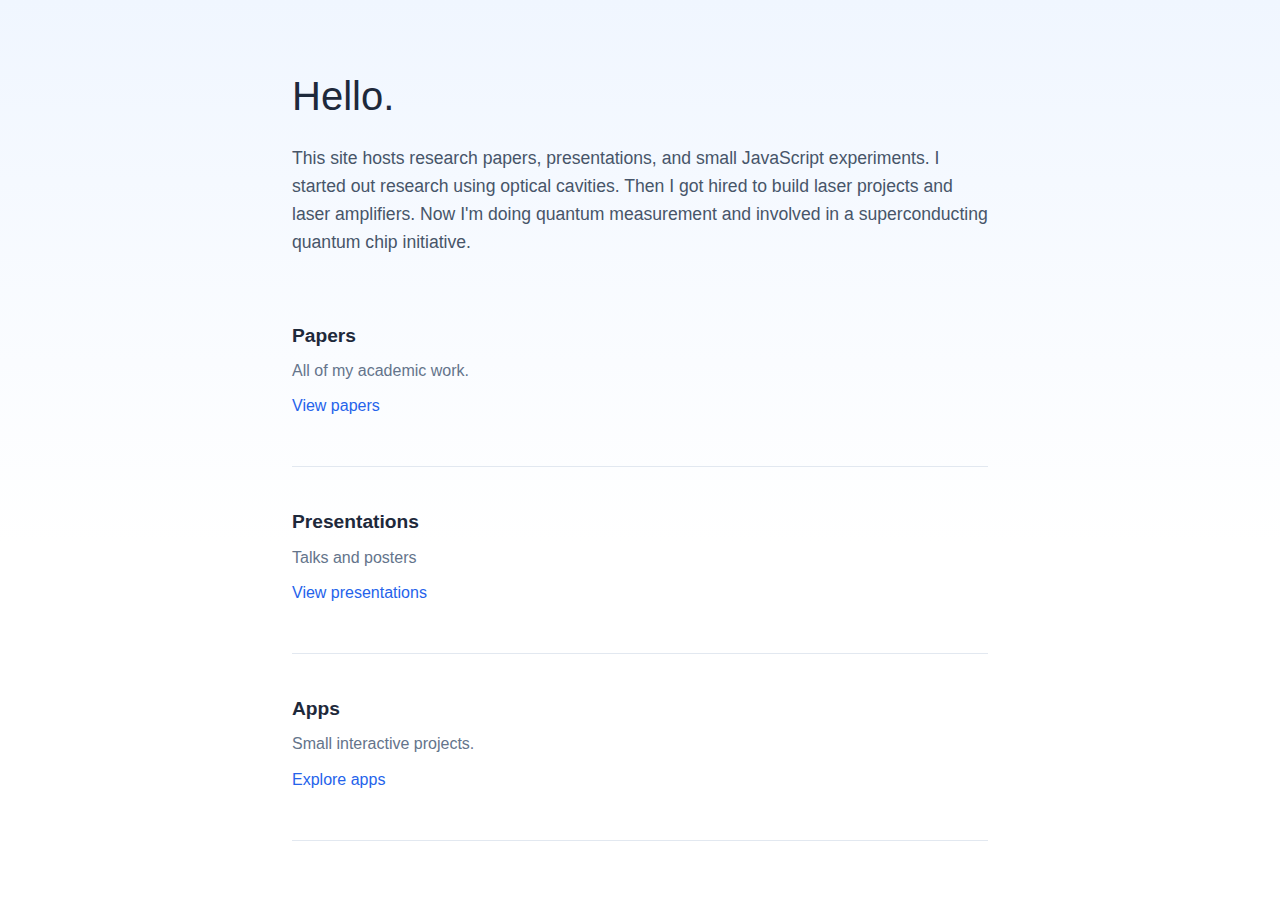
<file: index.html>
<!DOCTYPE html>
<html lang="en">
<head>
    <meta charset="UTF-8">
    <title>Lu's site</title>
    <meta name="viewport" content="width=device-width, initial-scale=1.0">
    <link rel="stylesheet" href="/assets/styles.css">
</head>
<body>

<!--#include virtual="/partials/header.html" -->

<main class="container">
    <section class="intro">
        <h1>Hello.</h1>
        <p>
            This site hosts research papers, presentations, and small
            JavaScript experiments.
            I started out research using optical cavities. Then I got
            hired to build laser projects and laser amplifiers. Now I'm
            doing quantum measurement and involved in a superconducting
            quantum chip initiative.
        </p>
    </section>

    <section class="links">
        <div class="link-card">
            <h2>Papers</h2>
            <p>All of my academic work.</p>
            <a href="/papers.html">View papers</a>
        </div>

        <div class="link-card">
            <h2>Presentations</h2>
            <p>Talks and posters</p>
            <a href="/presentations.html">View presentations</a>
        </div>

        <div class="link-card">
            <h2>Apps</h2>
            <p>Small interactive projects.</p>
            <a href="/apps/">Explore apps</a>
        </div>
    </section>

</main>

<!--#include virtual="/partials/footer.html" -->

</body>
</html>
</file>
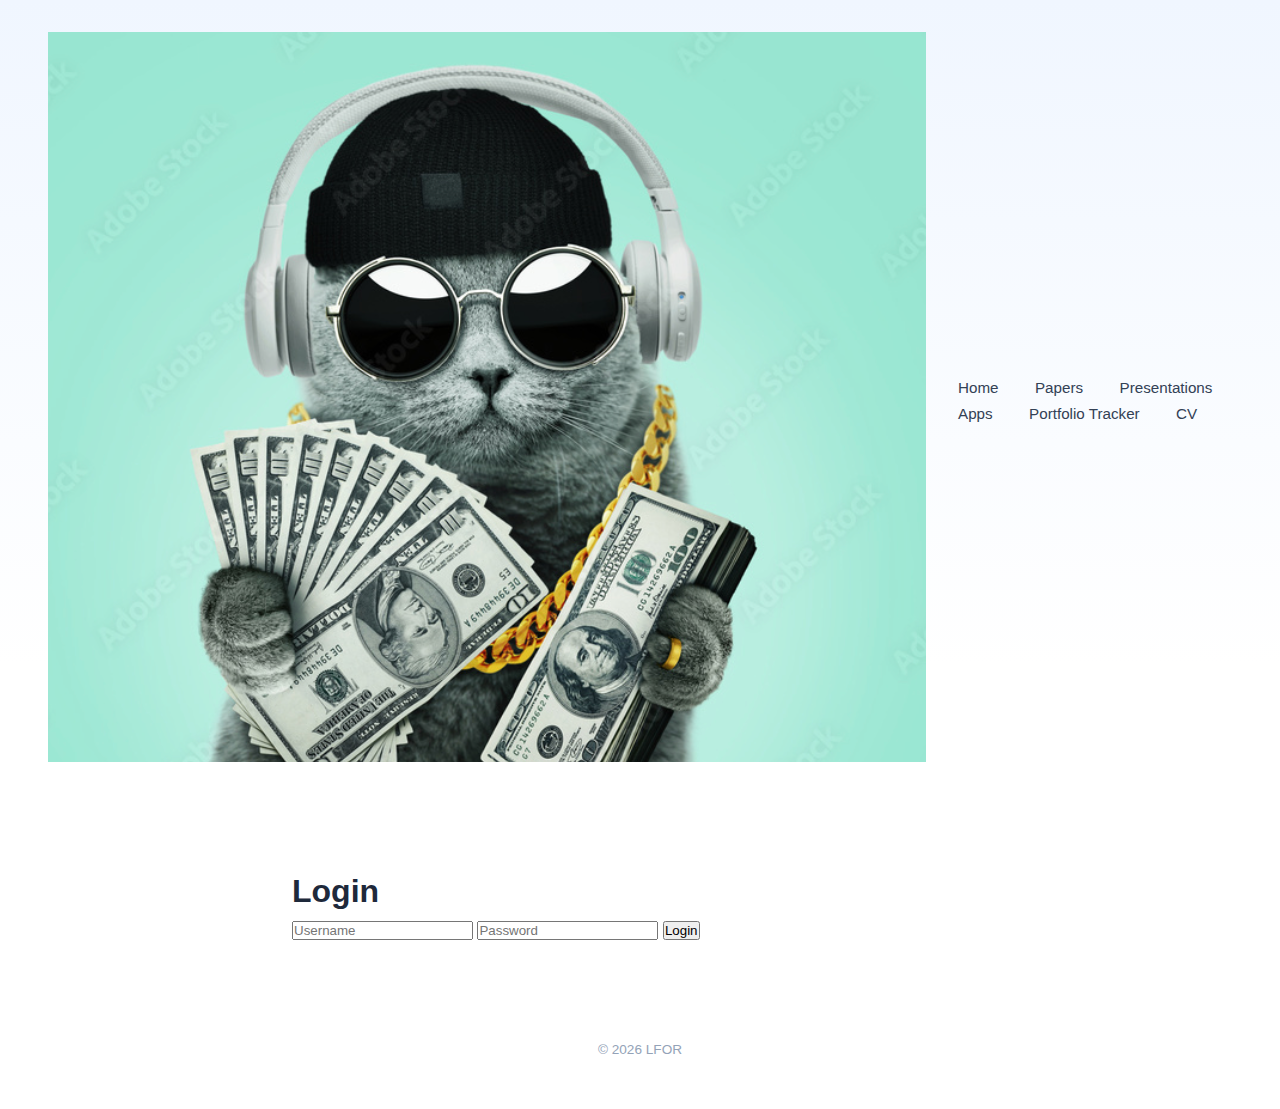
<file: tracker/index.html>
<!DOCTYPE html>
<html lang="en">
<head>
    <meta charset="UTF-8">
    <title>Portfolio Dashboard</title>
    <meta name="viewport" content="width=device-width, initial-scale=1.0">
    <link rel="stylesheet" href="/assets/styles.css">
</head>
<body>

<header class="navbar">
    <div class="logo"><img src="/assets/finlogo.png" alt="Return the slab"></div>
    <nav>
        <a href="/">Home</a>
        <a href="/papers.html">Papers</a>
        <a href="/presentations.html">Presentations</a>
        <a href="/apps/">Apps</a>
        <a href="/portfolio-tracker/">Portfolio Tracker</a>
        <a href="/assets/CV.pdf" target="_blank">CV</a>
    </nav>
</header>

<main class="container">

    <section id="login-section">
        <h1>Login</h1>
        <input id="username" placeholder="Username">
        <input id="password" type="password" placeholder="Password">
        <button onclick="login()">Login</button>
        <p id="login-error"></p>
    </section>

    <section id="dashboard" style="display:none;">
        <h1 id="dashboard-title">Portfolio</h1>
        <div id="portfolio-table"></div>
    </section>

</main>

<script src="tracker.js"></script>

<footer>
    © 2026 LFOR
</footer>

</body>
</html>
</file>
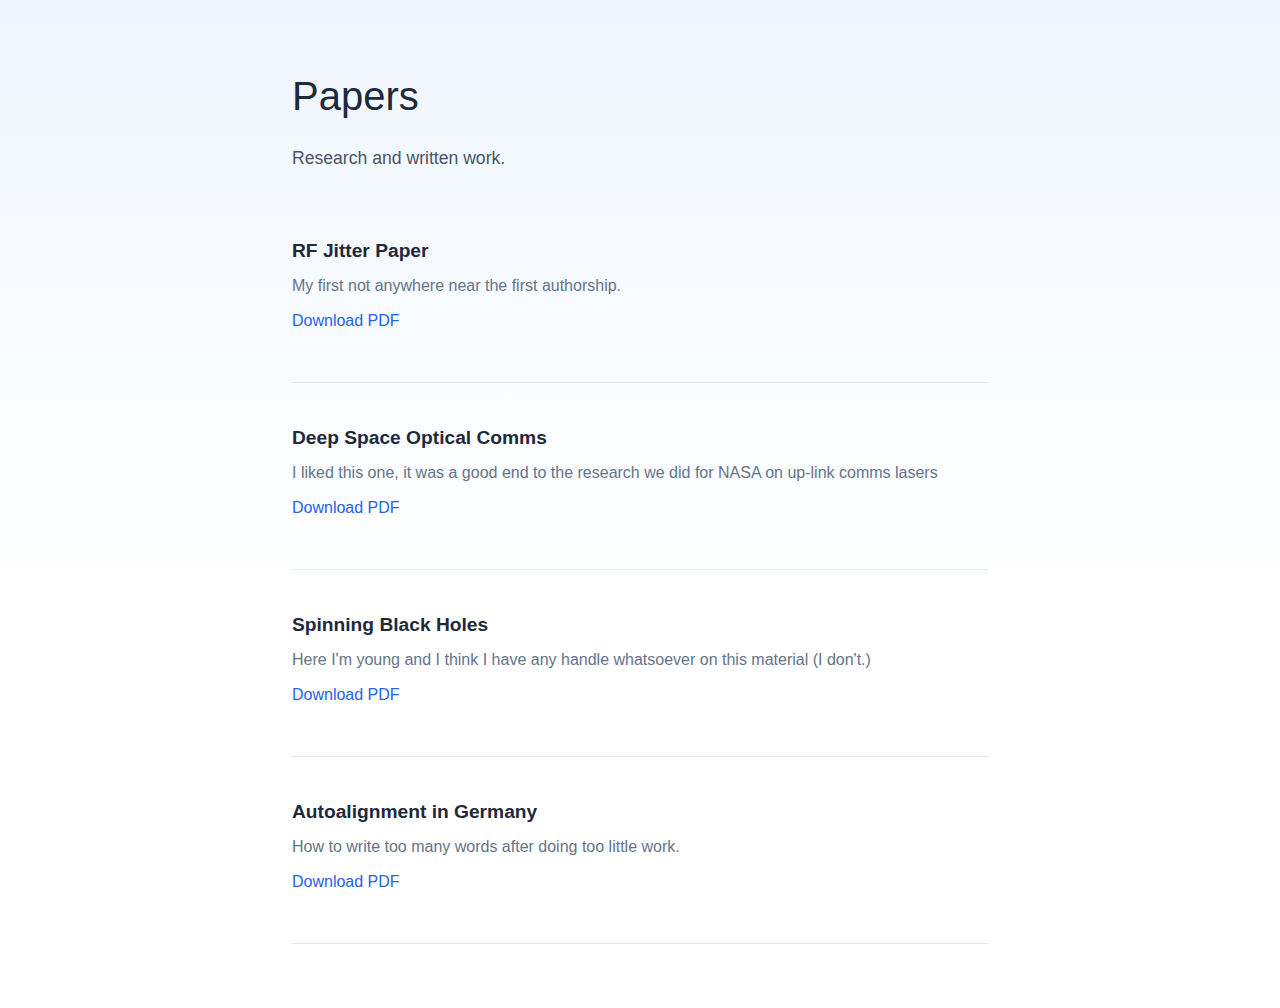
<file: papers.html>
<!DOCTYPE html>
<html lang="en">
<head>
    <meta charset="UTF-8">
    <title>Papers</title>
    <meta name="viewport" content="width=device-width, initial-scale=1.0">
    <link rel="stylesheet" href="/assets/styles.css">
</head>
<body>

<!--#include virtual="/partials/header.html" -->

<main class="container">

    <section class="intro">
        <h1>Papers</h1>
        <p>Research and written work.</p>
    </section>

    <section class="links">

        <div class="link-card">
            <h2>RF Jitter Paper</h2>
            <p>My first not anywhere near the first authorship.</p>
            <a href="/papers/RFJASC.pdf" target="_blank">Download PDF</a>
        </div>

        <div class="link-card">
            <h2>Deep Space Optical Comms</h2>
            <p>I liked this one, it was a good end to the research we did for NASA on up-link comms lasers</p>
            <a href="/papers/DSOC-paper.pdf" target="_blank">Download PDF</a>
        </div>

        <div class="link-card">
            <h2>Spinning Black Holes</h2>
            <p>Here I'm young and I think I have any handle whatsoever on this material (I don't.)</p>
            <a href="/papers/Spinning.pdf" target="_blank">Download PDF</a>
        </div>

        <div class="link-card">
            <h2>Autoalignment in Germany</h2>
            <p>How to write too many words after doing too little work.</p>
            <a href="/papers/AEI.pdf" target="_blank">Download PDF</a>
        </div>

    </section>

</main>

<!--#include virtual="/partials/footer.html" -->

</body>
</html>
</file>
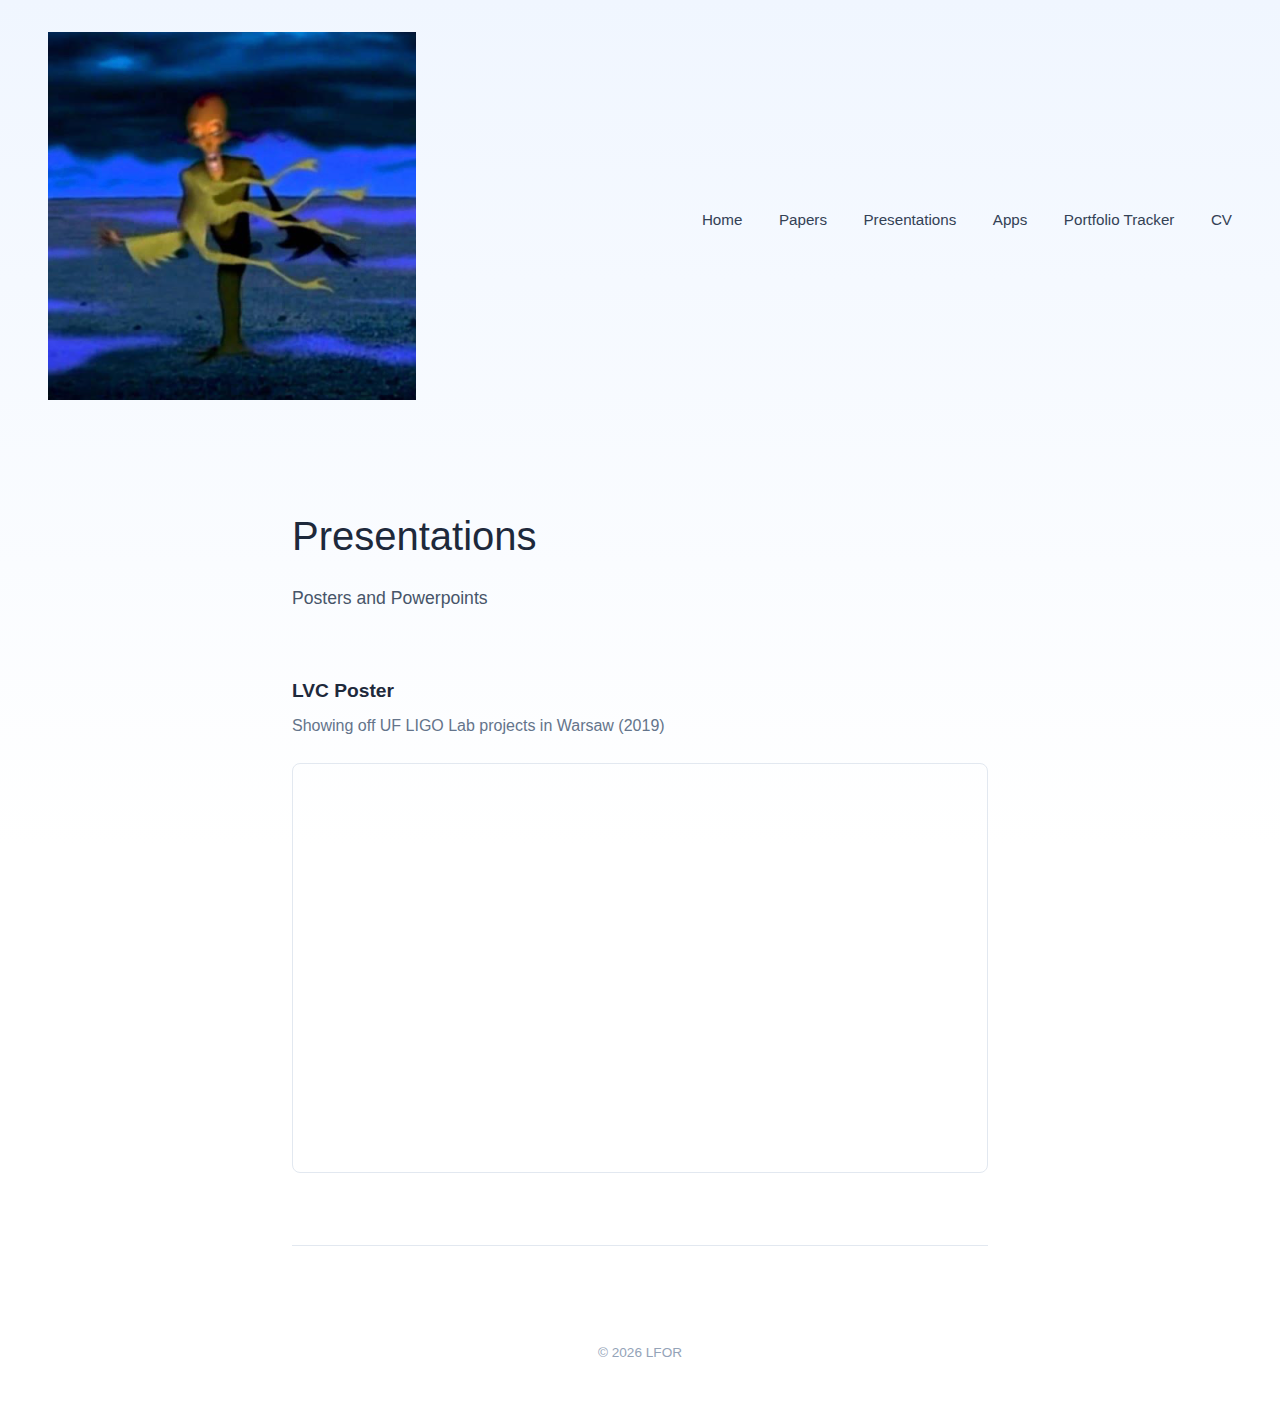
<file: presentations.html>
<!DOCTYPE html>
<html lang="en">
<head>
    <meta charset="UTF-8">
    <title>Presented Work</title>
    <meta name="viewport" content="width=device-width, initial-scale=1.0">
    <link rel="stylesheet" href="/assets/styles.css">
</head>
<body>

<header class="navbar">
    <div class="logo"><img src="/assets/logo.png" alt="Return the slab"></div>
    <nav>
        <a href="/">Home</a>
        <a href="/papers.html">Papers</a>
        <a href="/presentations.html">Presentations</a>
        <a href="/apps/">Apps</a>
        <a href="/tracker/index.html">Portfolio Tracker</a>
        <a href="/assets/CV.pdf" target="_blank">CV</a>
    </nav>
</header>

<main class="container">

    <section class="intro">
        <h1>Presentations</h1>
        <p>Posters and Powerpoints</p>
    </section>

    <section class="links">

        <div class="link-card">
            <h2>LVC Poster</h2>
            <p>Showing off UF LIGO Lab projects in Warsaw (2019)</p>
            <div class="pdf-preview">
                <iframe 
                    src="/presentations/LVCPoster.pdf" 
                    title="UF LIGO Projects in 2019">
                </iframe>
            </div>
        </div>

    </section>

</main>

<footer>
    © 2026 LFOR
</footer>

</body>
</html>
</file>
<file: assets/styles.css>
/* Reset */
* {
    margin: 0;
    padding: 0;
    box-sizing: border-box;
}

body {
    font-family: -apple-system, BlinkMacSystemFont, "Segoe UI", sans-serif;
    background: linear-gradient(180deg, #f0f6ff 0%, #ffffff 60%);
    color: #1e293b;
    line-height: 1.6;
}

/* NAVBAR */
.navbar {
    display: flex;
    justify-content: space-between;
    align-items: center;
    padding: 2rem 3rem;
}

.logo {
    font-weight: 500;
    font-size: 1.1rem;
    letter-spacing: 0.5px;
}

nav a {
    text-decoration: none;
    color: #334155;
    margin-left: 2rem;
    font-size: 0.95rem;
}

nav a:hover {
    color: #2563eb;
}

/* LAYOUT */
.container {
    max-width: 760px;
    margin: 4rem auto;
    padding: 0 2rem;
}

/* INTRO */
.intro h1 {
    font-size: 2.5rem;
    font-weight: 500;
    margin-bottom: 1rem;
}

.intro p {
    font-size: 1.1rem;
    color: #475569;
    margin-bottom: 4rem;
}

/* LINK CARDS */
.links {
    display: flex;
    flex-direction: column;
    gap: 2.5rem;
}

.link-card {
    padding-bottom: 3rem;
    border-bottom: 1px solid #e2e8f0;
}

.link-card h2 {
    font-size: 1.2rem;
    margin-bottom: 0.4rem;
}

.link-card p {
    color: #64748b;
    margin-bottom: 0.6rem;
}

.link-card a {
    text-decoration: none;
    color: #2563eb;
    font-weight: 500;
}

.link-card a:hover {
    text-decoration: underline;
}

/* PDF PREVIEW */
.pdf-preview {
    margin: 1.5rem 0;
    border: 1px solid #e2e8f0;
    border-radius: 8px;
    overflow: hidden;
}

.pdf-preview iframe {
    width: 80%;
    height: 400px;
    border: none;
}

/* FOOTER */
footer {
    text-align: center;
    margin: 6rem 0 3rem;
    font-size: 0.85rem;
    color: #94a3b8;
}
</file>
